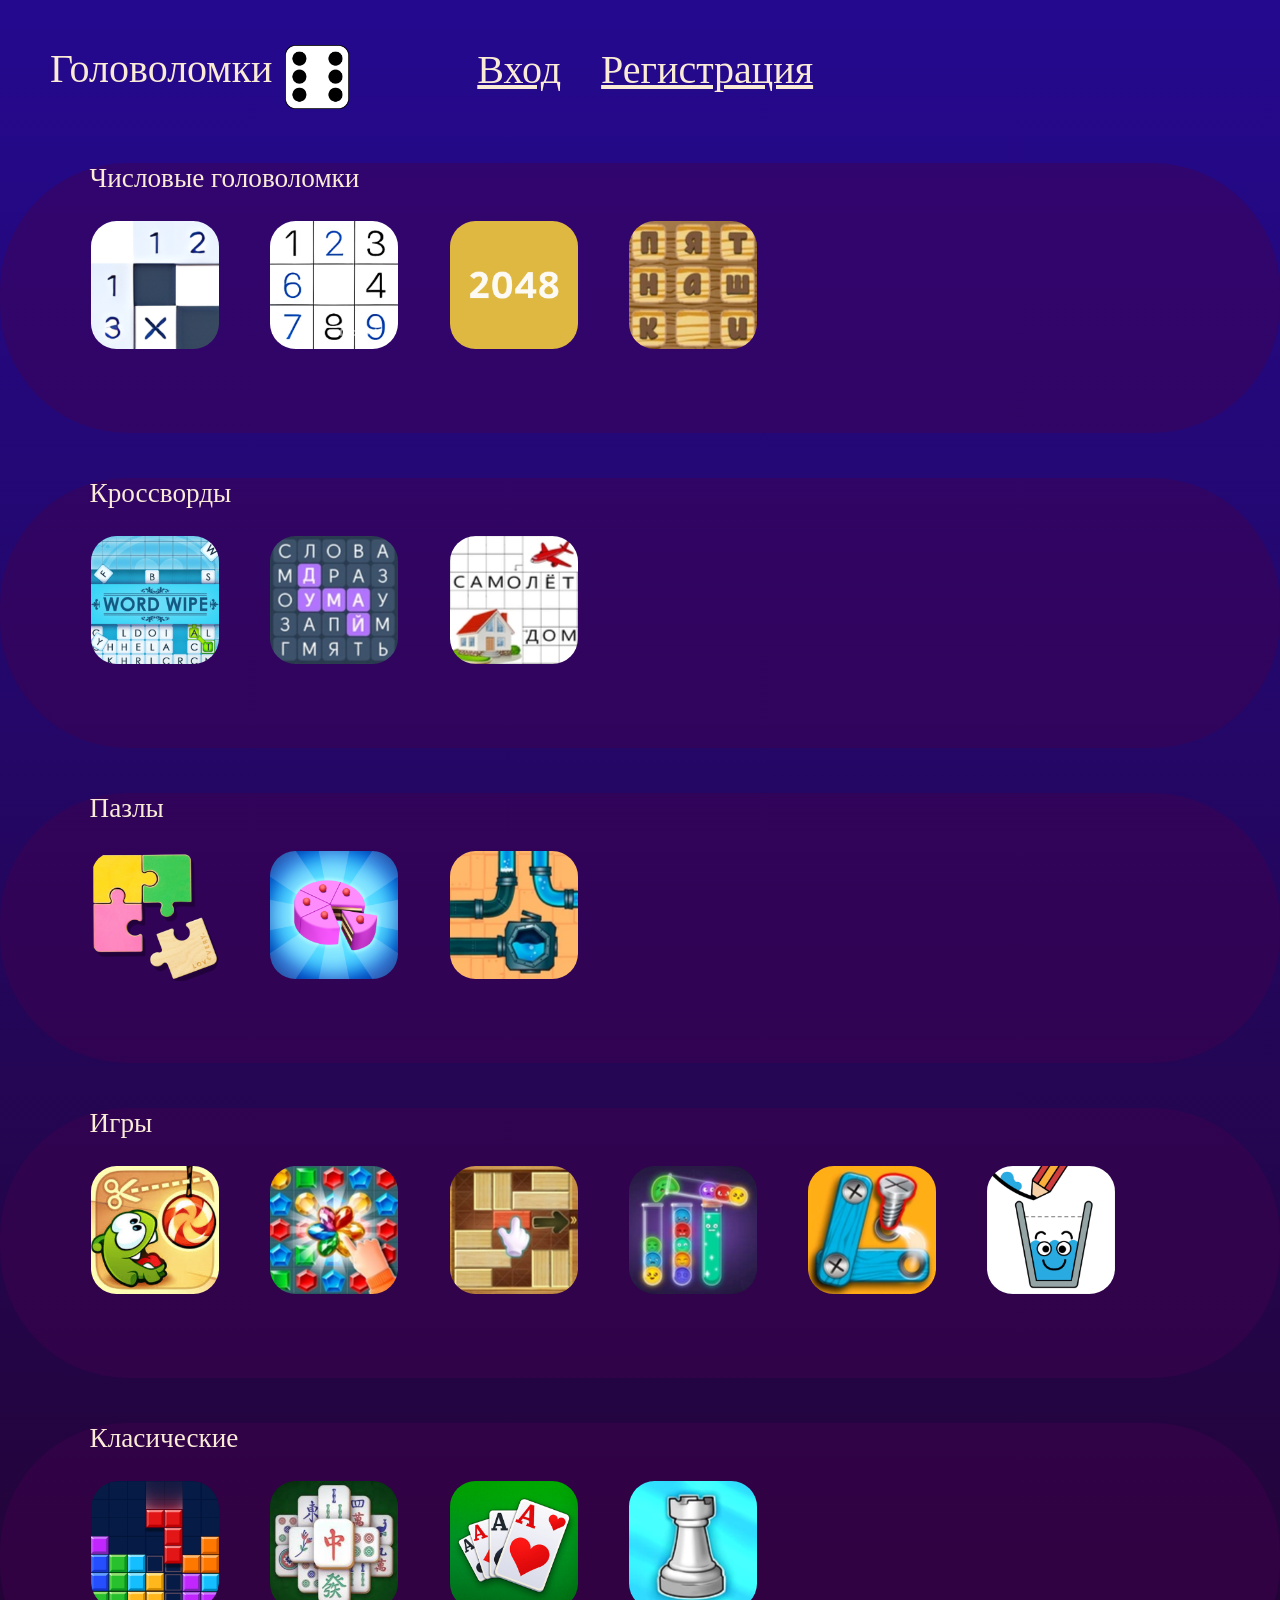
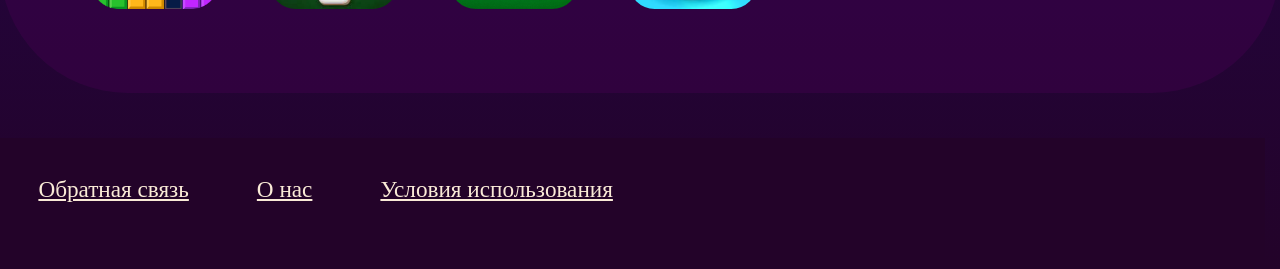
<file: index.html>
<!DOCTYPE html>
<html lang="ru">
    <head>
        <title>Головоломки</title>
        <link rel="stylesheet" href="first.css">
        <meta charset="utf-8">
        <link href='https://unpkg.com/boxicons@2.1.4/css/boxicons.min.css' rel='stylesheet'>
        <meta name="viewport" content="width=device-width, initial-scale=1.0">
    </head>

<body>
    <ul class="top-box">
        <li class="center-image">
            <p class="name">Головоломки</p>
            <img src="cubee.png" class="cube" alt="logo">
        </li>
        <li class="menue">
            <li class="enter">
                <a href="regestration.html" class="regestration">Вход</a>
                <a href="regestration_new_users.html" class="regestration">Регистрация</a>
            </li>
    </ul>


    <div class="numbers_puzzle">
        <p class="numbers_puzzle_text">Числовые головоломки</p>
        <ul class="games">
            <li class="img-wrap">
                <a href="#"><img class="games_r" src="Nonogram.png" alt="Nonogram"></a>
                <p class="game_text">Ноноргамма</p>
            </li>

            <li class="img-wrap">
                <a href="#"><img class="games_r" src="sudocu.png" alt="sudocu"></a>
                <p class="game_text">Судоку</p>
            </li>

            <li class="img-wrap">
                <a href="#"><img class="games_r" src="2048.png" alt="2048"></a>
                <p class="game_text">2048</p>
            </li>

            <li class="img-wrap">
                <a href="#"><img class="games_r" src="feefneen.png" alt="feefneen"></a>
                <p class="game_text">Пятнашки</p>
            </li>
        </ul>
    </div>

        <div class="numbers_puzzle">
            <p class="numbers_puzzle_text">Кроссворды</p>
            <ul class="games">
                <li class="img-wrap">
                    <a href="#"><img class="games_r" src="words.png" alt="words"></a>
                    <p class="game_text">Слова</p>
                </li>
    
                <li class="img-wrap">
                    <a href="#"><img class="games_r" src="fliwords.png" alt="fliwords"></a>
                    <p class="game_text">Фливорды</p>
                </li>
    
                <li class="img-wrap">
                    <a href="#"><img class="games_r" src="croswords.png" alt="croswords"></a>
                    <p class="game_text">Кроссворды</p>
                </li>
        </ul>
    </div>

    <div class="numbers_puzzle">
        <p class="numbers_puzzle_text">Пазлы</p>
        <ul class="games">
            <li class="img-wrap">
                <a href="#"><img class="games_r" src="puzzle.png" alt="puzzle"></a>
                <p class="game_text">Пазлы</p>
            </li>

            <li class="img-wrap">
                <a href="#"><img class="games_r" src="cake.png" alt="cake"></a>
                <p class="game_text">3D пазал</p>
            </li>

            <li class="img-wrap">
                <a href="#"><img class="games_r" src="turbo.png" alt="turbo"></a>
                <p class="game_text">Турбопровод</p>
            </li>
        </ul>
    </div>

    <div class="numbers_puzzle">
        <p class="numbers_puzzle_text">Игры</p>
        <ul class="games">
            <li class="img-wrap">
                <a href="cut.html"><img class="games_r" src="cut.png" alt="cut the rope"></a>
                <p class="game_text">Ам-ням</p>
            </li>

            <li class="img-wrap">
                <a href="#"><img class="games_r" src="magic.png" alt="magic"></a>
                <p class="game_text">Сокровища</p>
            </li>

            <li class="img-wrap">
                <a href="#"><img class="games_r" src="unloc.png" alt="unloc"></a>
                <p class="game_text">Блоки</p>
            </li>

            <li class="img-wrap">
                <a href="#"><img class="games_r" src="resicle.png" alt="resicle"></a>
                <p class="game_text">Сортировка</p>
            </li>

            <li class="img-wrap">
                <a href="#"><img class="games_r" src="woods.png" alt="woods"></a>
                <p class="game_text">Деревяшки</p>
            </li>

            <li class="img-wrap">
                <a href="#"><img class="games_r" src="glass.png" alt="glass"></a>
                <p class="game_text">Happy Glass</p>
            </li>
        </ul>
    </div>

    <div class="numbers_puzzle">
        <p class="numbers_puzzle_text">Класические</p>
        <ul class="games">
            <li class="img-wrap">
                <a href="#"><img class="games_r" src="block.png" alt="block"></a>
                <p class="game_text">Тетрис</p>
            </li>

            <li class="img-wrap">
                <a href="#"><img class="games_r" src="manjogi.png" alt="manjogi"></a>
                <p class="game_text">Маджонг</p>
            </li>

            <li class="img-wrap">
                <a href="#"><img class="games_r" src="solitaire.png" alt="solitaire"></a>
                <p class="game_text">Пасьянс</p>
            </li>

            <li class="img-wrap">
                <a href="#"><img class="games_r" src="chess.png" alt="chess"></a>
                <p class="game_text">Шахматы</p>
            </li>
        </ul>
    </div>

    <div class="contacs">
        <a class="txt" href="#">Обратная связь</a>
        <a class="txt" href="#">О нас</a>
        <a class="txt" href="#">Условия использования</a>
    </div>

</body>
</file>
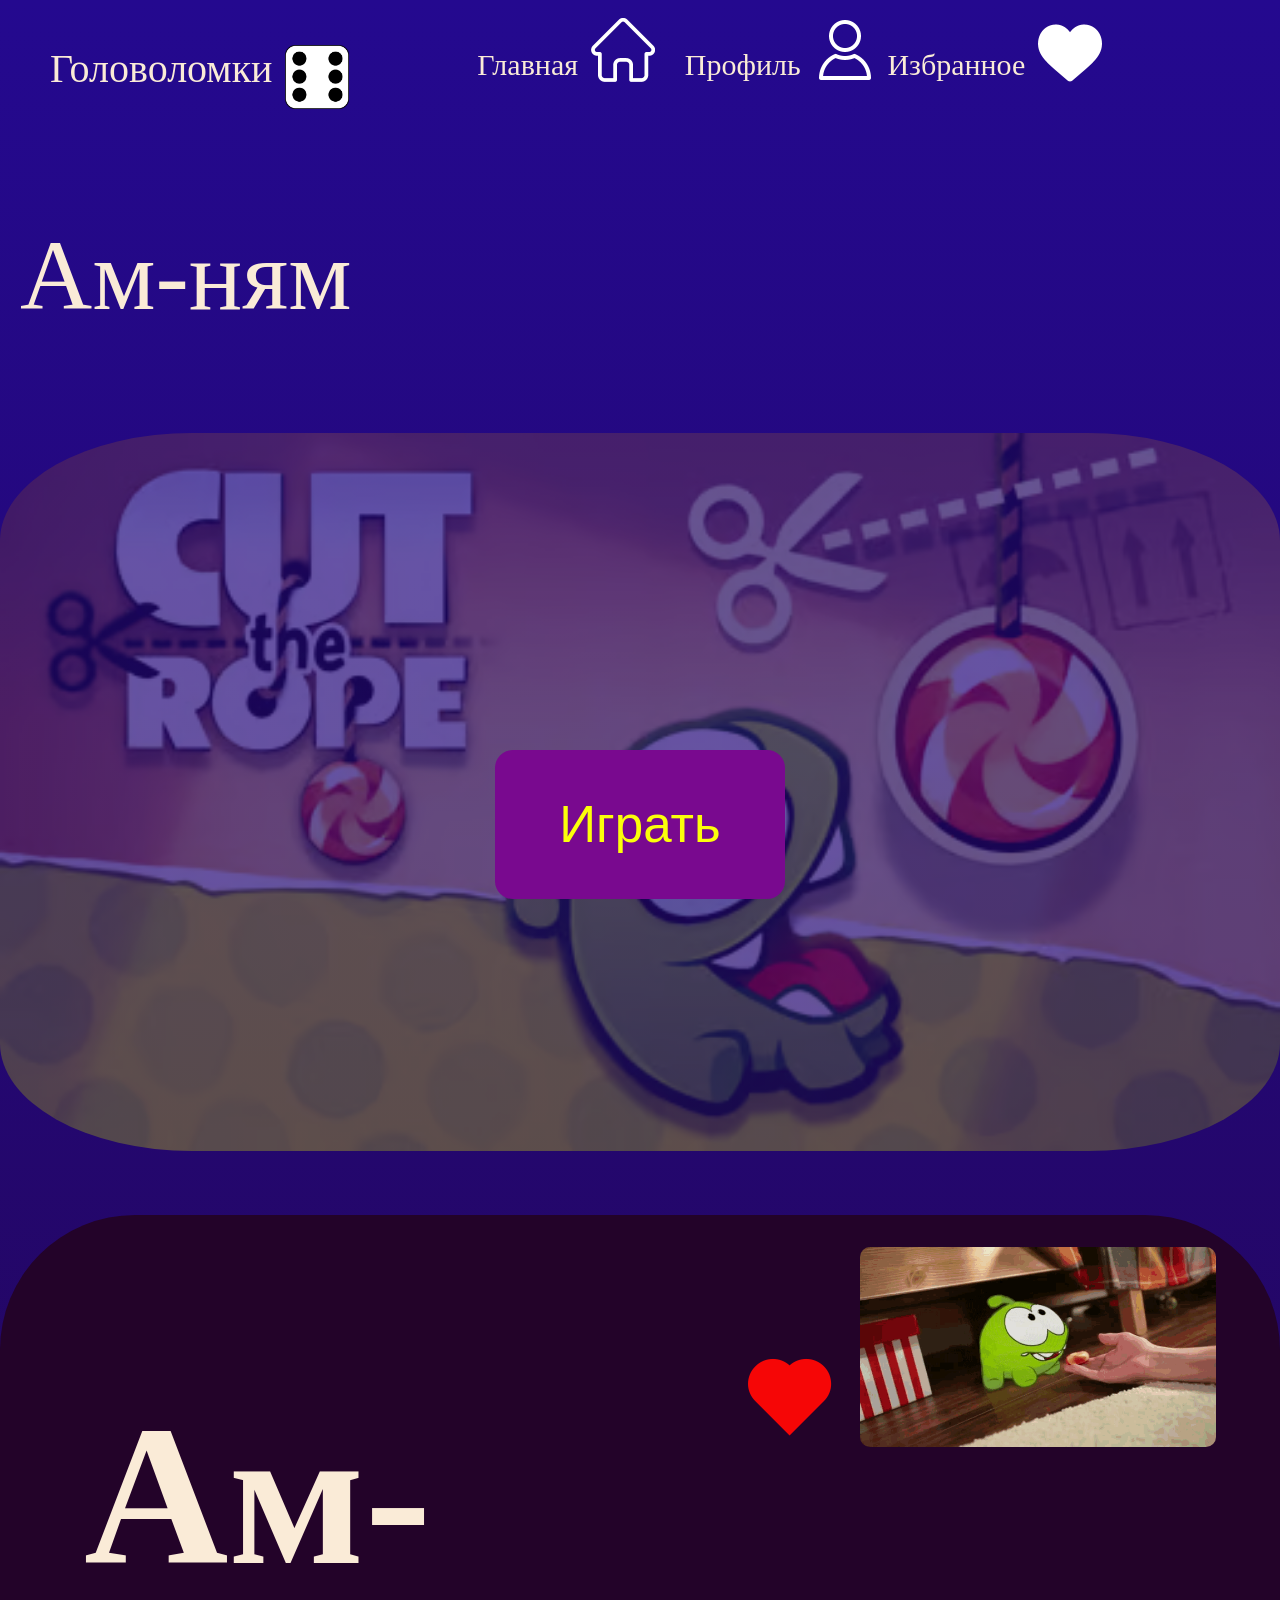
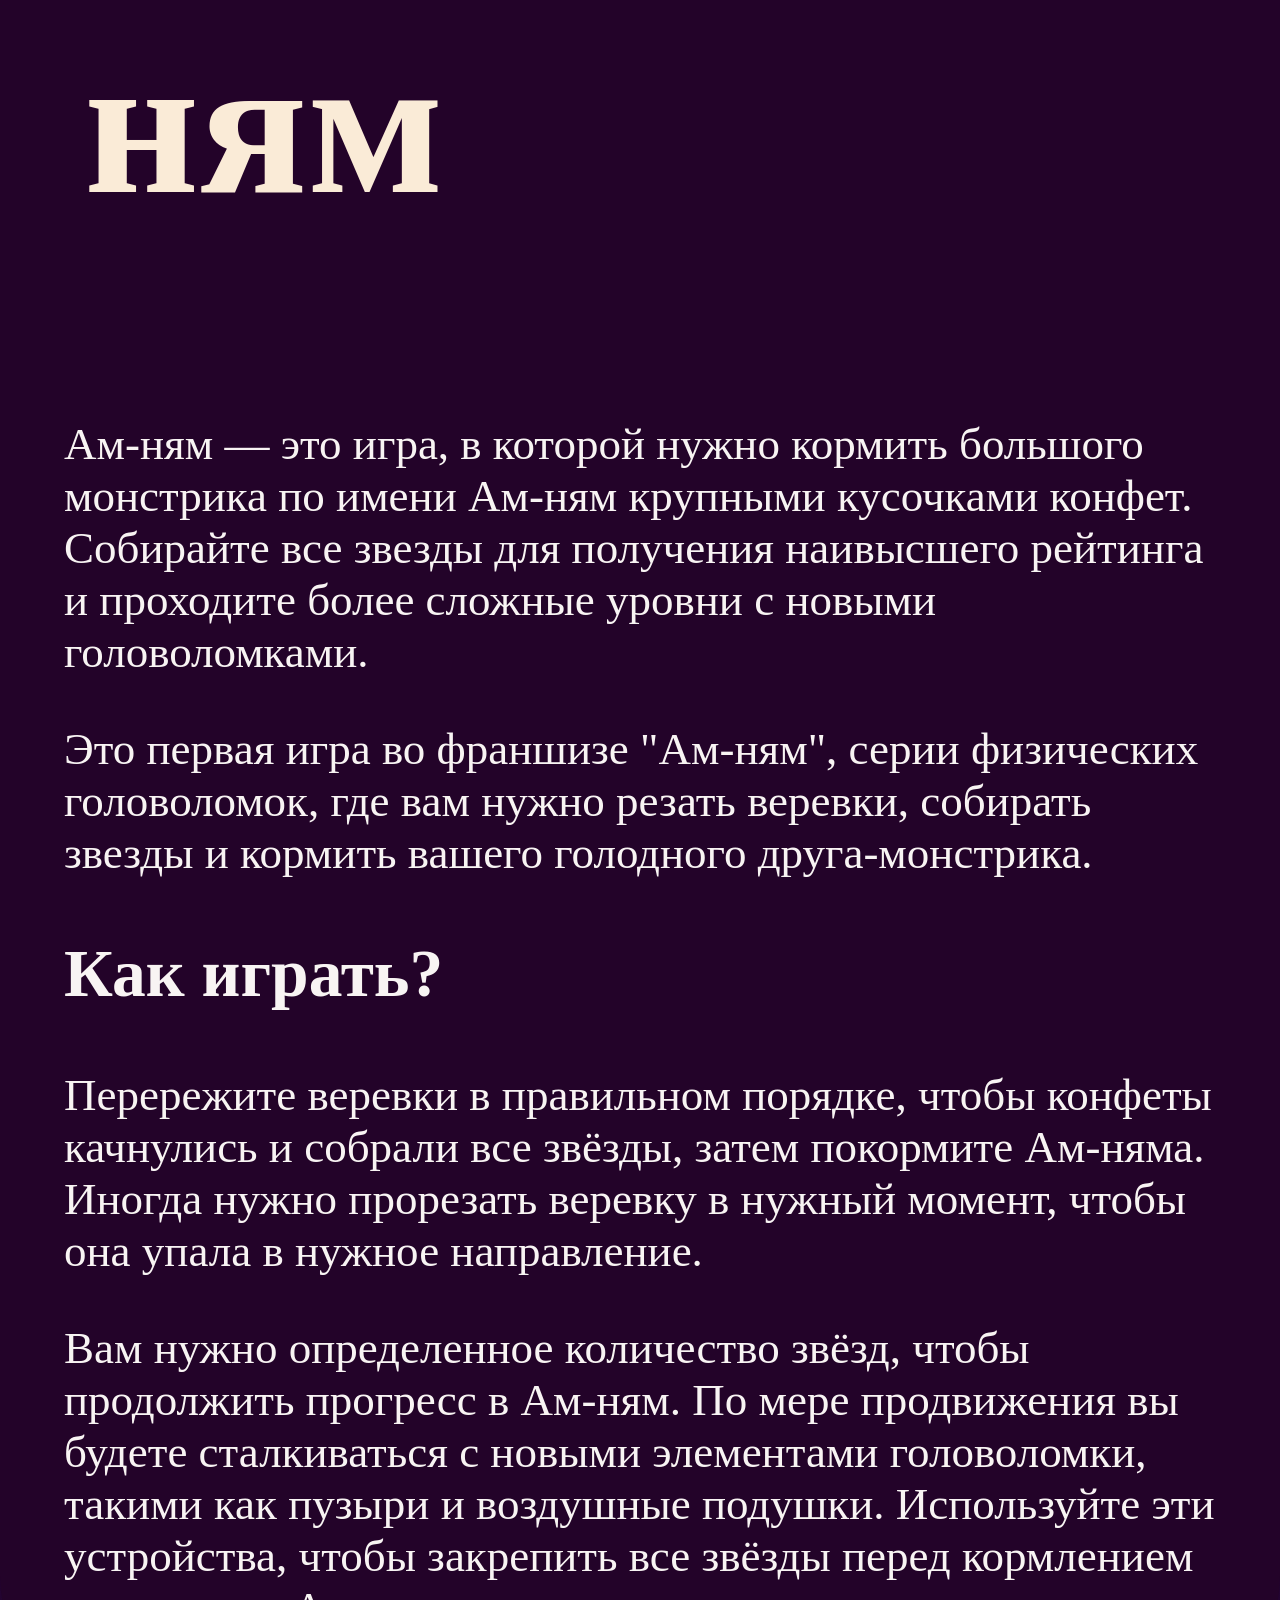
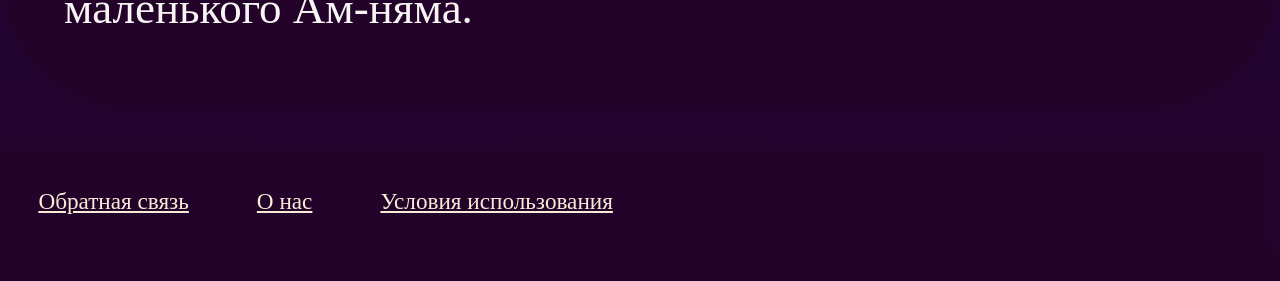
<file: cut.html>
<!DOCTYPE html>
<html lang="ru">
    <head>
        <title>Ам-ням</title>
        <link rel="stylesheet" href="first.css">
        <meta charset="utf-8">
        <link href='https://unpkg.com/boxicons@2.1.4/css/boxicons.min.css' rel='stylesheet'>
    </head>

    <body>
        <ul class="top-box">
            <li class="center-image">
                <p class="name">Головоломки</p>
                <img src="cubee.png" class="cube" alt="logo">
            </li>
            <li class="menue">
                <li class="valuse">
                    <p class="menue_text">Главная</p>
                    <a href="Home_page.html"> <img src="home_line.png" class="home" alt="home page"></a>
                </li>
                <li class="valuse">
                    <p class="menue_text">Профиль</p>
                    <a href="profile.html"> <img src="user_line.png" class="user" alt="profile page"></a>
                </li>
                <li class="valuse">
                    <p class="menue_text">Избранное</p>
                    <a href="favorit.html"> <img src="heart_full.png" class="heart" alt="favorit page"></a>
                </li>
        </ul>

        <p class="om-nom">Ам-ням</p>

        <div class="start_game">
            <img class="cut" src="cut-the-rope-cover.png" alt="game">
            <button class="btn_cut">Играть</button>
        </div>

        <div class="text">
            <div class="om-nom">
                <h1>Ам-ням</h1>
                <i class='bx bxs-heart'></i>
                <img class="video" src="video.gif" alt="video">
            </div>
            <p>
                Ам-ням — это игра, в которой нужно кормить большого монстрика по имени Ам-ням крупными кусочками конфет. 
                Собирайте все звезды для получения наивысшего рейтинга и проходите более сложные уровни с новыми головоломками.
            </p>
            <p>
                Это первая игра во франшизе "Ам-ням", серии физических головоломок, где вам нужно резать веревки, собирать 
                звезды и кормить вашего голодного друга-монстрика.
            </p>
            <h2>Как играть?</h2>
            <p>
                Перережите веревки в правильном порядке, чтобы конфеты качнулись и собрали все звёзды, затем покормите Ам-няма. 
                Иногда нужно прорезать веревку в нужный момент, чтобы она упала в нужное направление.
            </p>
            <p>
                Вам нужно определенное количество звёзд, чтобы продолжить прогресс в Ам-ням. По мере продвижения вы будете сталкиваться 
                с новыми элементами головоломки, такими как пузыри и воздушные подушки. Используйте эти устройства, чтобы закрепить все 
                звёзды перед кормлением маленького Ам-няма.
            </p>
        </div>



        <div class="contacs">
            <a class="txt" href="#">Обратная связь</a>
            <a class="txt" href="#">О нас</a>
            <a class="txt" href="#">Условия использования</a>
        </div>
    </body>
</file>
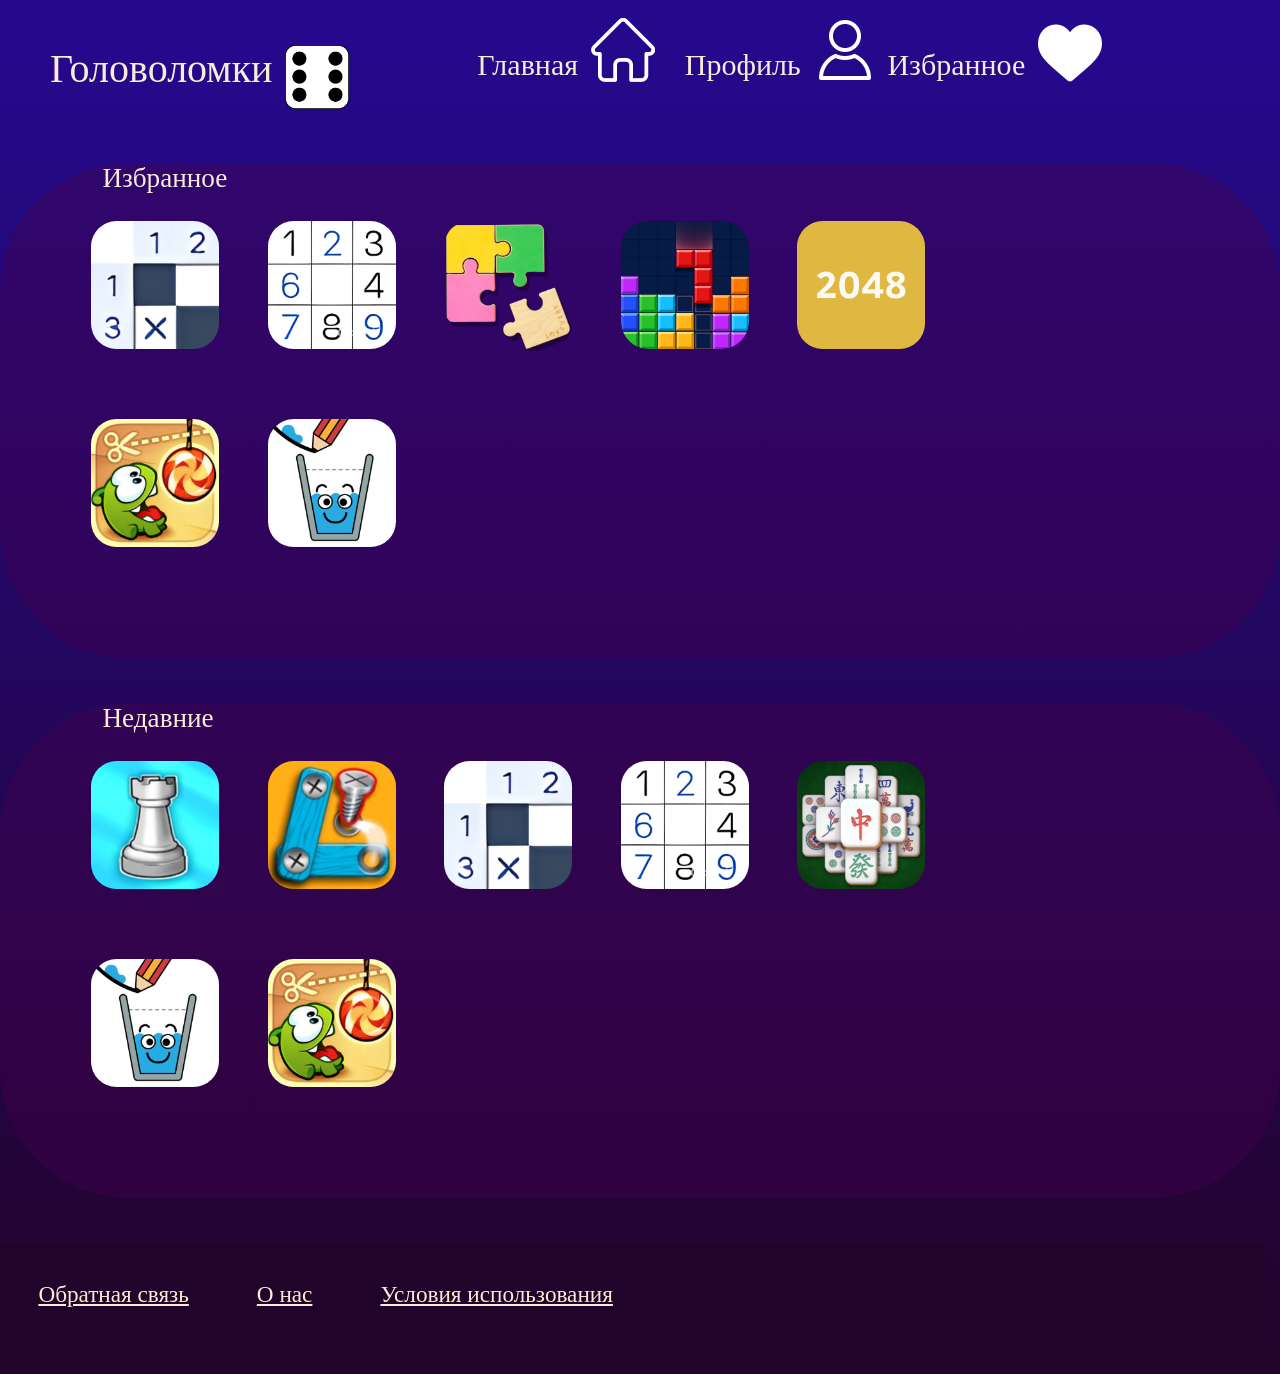
<file: favorit.html>
<!DOCTYPE html>
<html lang="ru">
    <head>
        <title>Избранное</title>
        <link rel="stylesheet" href="first.css">
        <meta charset="utf-8">
        <link href='https://unpkg.com/boxicons@2.1.4/css/boxicons.min.css' rel='stylesheet'>
    </head>

<body>
    <ul class="top-box">
        <li class="center-image">
            <p class="name">Головоломки</p>
            <img src="cubee.png" class="cube" alt="logo">
        </li>
        <li class="menue">
            <li class="valuse">
                <p class="menue_text">Главная</p>
                <a href="Home_page.html"> <img src="home_line.png" class="home" alt="home page"></a>
            </li>
            <li class="valuse">
                <p class="menue_text">Профиль</p>
                <a href="profile.html"> <img src="user_line.png" class="user" alt="profile page"></a>
            </li>
            <li class="valuse">
                <p class="menue_text">Избранное</p>
                <a href="favorit.html"> <img src="heart_full.png" class="heart" alt="favorit page"></a>
            </li>
    </ul>

    <div class="favorit_games">
        <p class="favorit_games_text">Избранное</p>
        <ul class="games_favorit">
            <li class="img-wrap">
                <a href="#"><img class="games_r" src="Nonogram.png" alt="Nonogram"></a>
                <p class="game_text_fav">Ноноргамма</p>
            </li>
            <li class="img-wrap">
                <a href="#"><img class="games_r" src="sudocu.png" alt="sudocu"></a>
                <p class="game_text_fav">Судоку</p>
            </li>
            <li class="img-wrap">
                <a href="#"><img class="games_r" src="puzzle.png" alt="puzzle"></a>
                <p class="game_text_fav">Пазлы</p>
            </li>
            <li class="img-wrap">
                <a href="#"><img class="games_r" src="block.png" alt="block"></a>
                <p class="game_text_fav">Тетрис</p>
            </li>
            <li class="img-wrap">
                <a href="#"><img class="games_r" src="2048.png" alt="2048"></a>
                <p class="game_text_fav">2048</p>
            </li>
            <li class="img-wrap">
                <a href="cut.html"><img class="games_r" src="cut.png" alt="cut"></a>
                <p class="game_text_fav">Ам-ням</p>
            </li>
            <li class="img-wrap">
                <a href="#"><img class="games_r" src="glass.png" alt="glass"></a>
                <p class="game_text_fav">Happy Glass</p>
            </li>
        </ul>
    </div>

    <div class="favorit_games">
        <p class="favorit_games_text">Недавние</p>
        <ul class="games_favorit">
            <li class="img-wrap">
                <a href="#"><img class="games_r" src="chess.png" alt="chess"></a>
                <p class="game_text_fav">Шахматы</p>
            </li>
            <li class="img-wrap">
                <a href="#"><img class="games_r" src="woods.png" alt="woods"></a>
                <p class="game_text_fav">Деревяшки</p>
            </li>
            <li class="img-wrap">
                <a href="#"><img class="games_r" src="Nonogram.png" alt="Nonogram"></a>
                <p class="game_text_fav">Ноноргамма</p>
            </li>
            <li class="img-wrap">
                <a href="#"><img class="games_r" src="sudocu.png" alt="sudocu"></a>
                <p class="game_text_fav">Судоку</p>
            </li>
            <li class="img-wrap">
                <a href="#"><img class="games_r" src="manjogi.png" alt="manjogi"></a>
                <p class="game_text_fav">Маджонг</p>
            </li>
            <li class="img-wrap">
                <a href="#"><img class="games_r" src="glass.png" alt="glass"></a>
                <p class="game_text_fav">Happy Glass</p>
            </li>
            <li class="img-wrap">
                <a href="cut.html"><img class="games_r" src="cut.png" alt="cut"></a>
                <p class="game_text_fav">Ам-ням</p>
            </li>
        </ul>
    </div>

    <div class="contacs">
        <a class="txt" href="#">Обратная связь</a>
        <a class="txt" href="#">О нас</a>
        <a class="txt" href="#">Условия использования</a>
    </div>
</body>
</file>
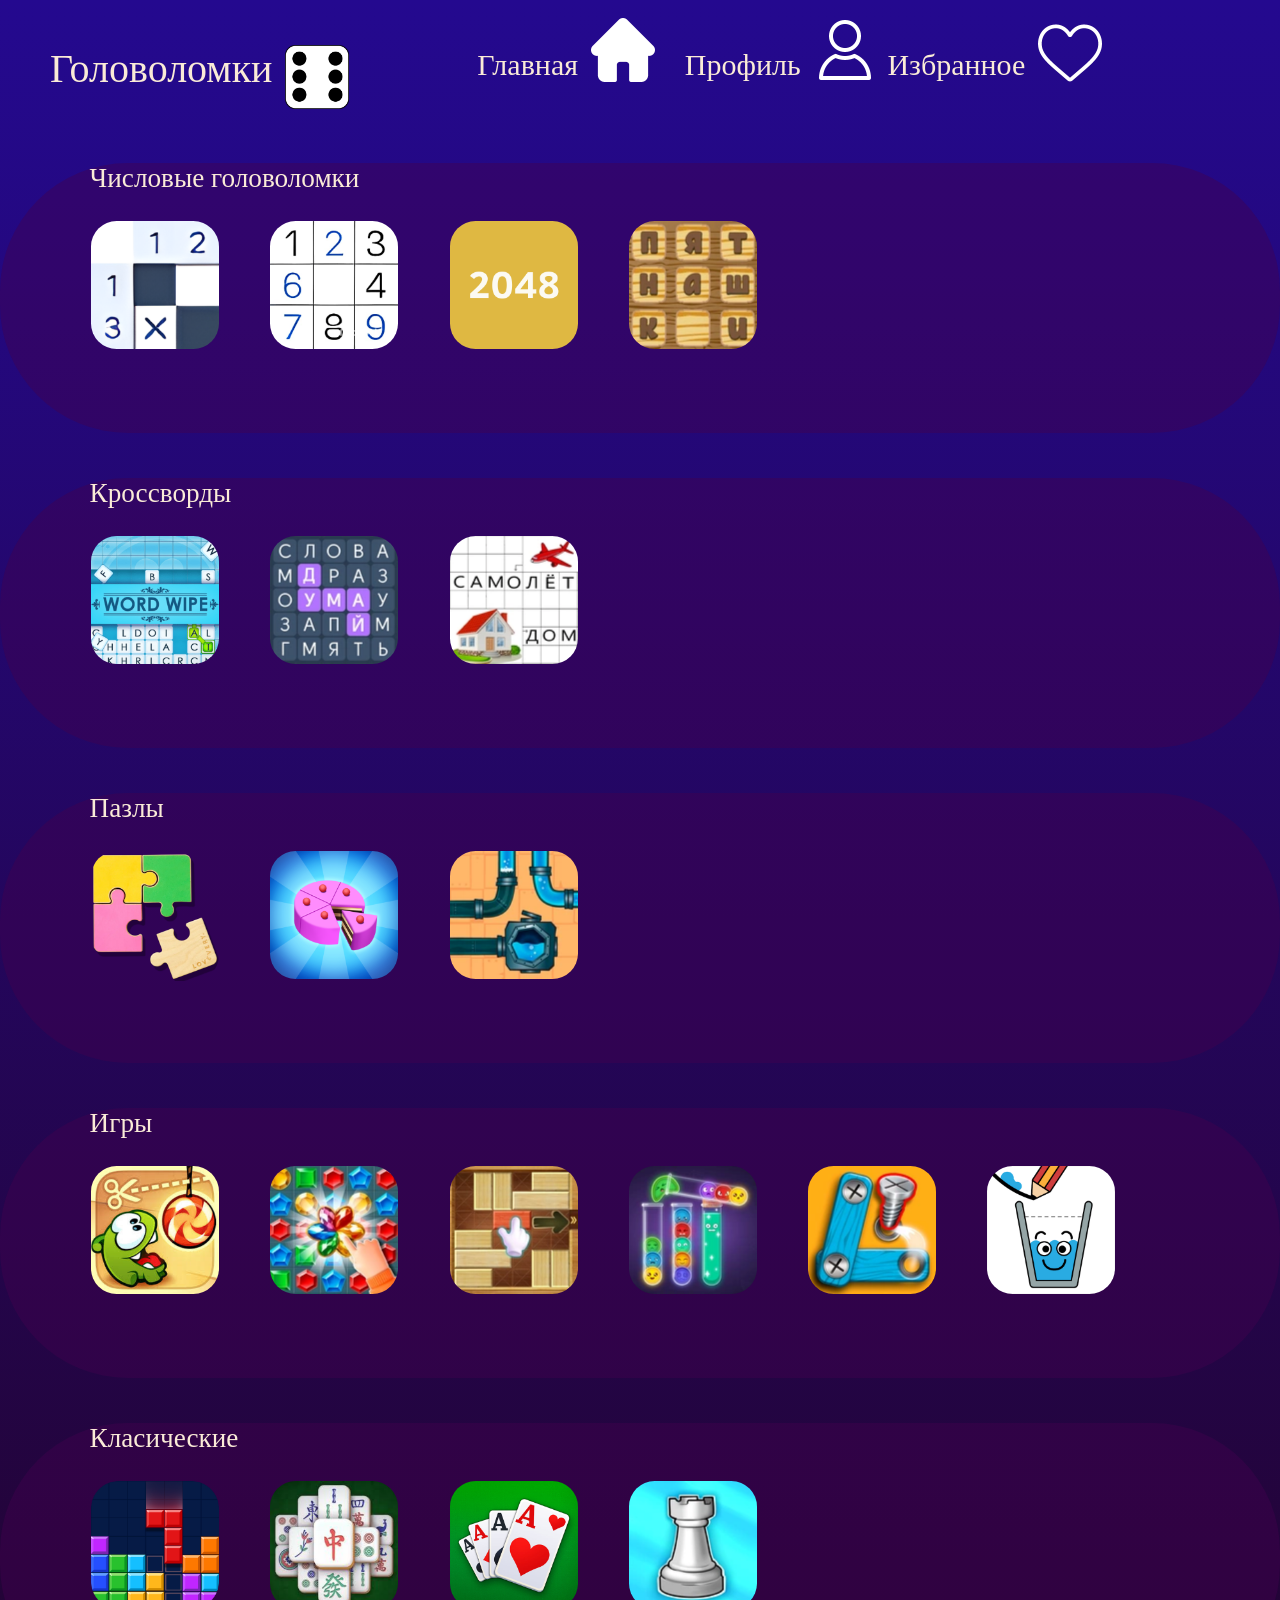
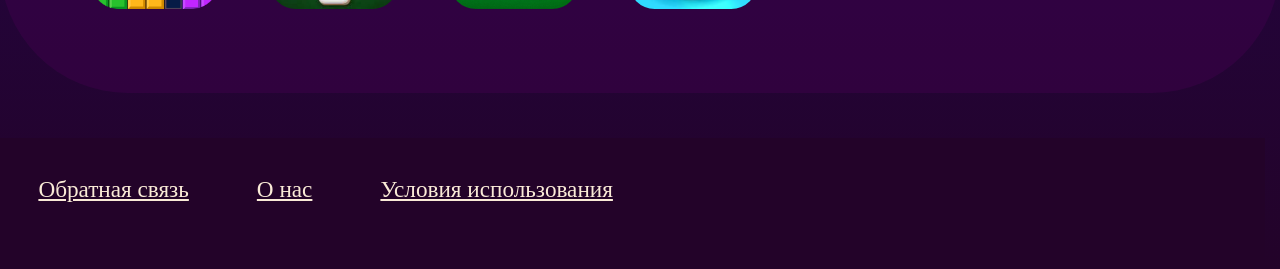
<file: Home_page.html>
<!DOCTYPE html>
<html lang="ru">
    <head>
        <title>Головоломки</title>
        <link rel="stylesheet" href="first.css">
        <meta charset="utf-8">
        <link href='https://unpkg.com/boxicons@2.1.4/css/boxicons.min.css' rel='stylesheet'>
        <meta name="viewport" content="width=device-width, initial-scale=1.0">
    </head>

<body>
    <ul class="top-box">
        <li class="center-image">
            <p class="name">Головоломки</p>
            <img src="cubee.png" class="cube" alt="logo">
        </li>
        <li class="menue">
            <li class="valuse">
                <p class="menue_text">Главная</p>
                <a href="Home_page.html"> <img src="home_white.png" class="home" alt="home page"></a>
            </li>
            <li class="valuse">
                <p class="menue_text">Профиль</p>
                <a href="profile.html"> <img src="user_line.png" class="user" alt="profile page"></a>
            </li>
            <li class="valuse">
                <p class="menue_text">Избранное</p>
                <a href="favorit.html"> <img src="heart_line.png" class="heart" alt="favorit page"></a>
            </li>
    </ul>


    <div class="numbers_puzzle">
        <p class="numbers_puzzle_text">Числовые головоломки</p>
        <ul class="games">
            <li class="img-wrap">
                <a href="#"><img class="games_r" src="Nonogram.png" alt="Nonogram"></a>
                <p class="game_text">Ноноргамма</p>
            </li>

            <li class="img-wrap">
                <a href="#"><img class="games_r" src="sudocu.png" alt="sudocu"></a>
                <p class="game_text">Судоку</p>
            </li>

            <li class="img-wrap">
                <a href="#"><img class="games_r" src="2048.png" alt="2048"></a>
                <p class="game_text">2048</p>
            </li>

            <li class="img-wrap">
                <a href="#"><img class="games_r" src="feefneen.png" alt="feefneen"></a>
                <p class="game_text">Пятнашки</p>
            </li>
        </ul>
    </div>

        <div class="numbers_puzzle">
            <p class="numbers_puzzle_text">Кроссворды</p>
            <ul class="games">
                <li class="img-wrap">
                    <a href="#"><img class="games_r" src="words.png" alt="words"></a>
                    <p class="game_text">Слова</p>
                </li>
    
                <li class="img-wrap">
                    <a href="#"><img class="games_r" src="fliwords.png" alt="fliwords"></a>
                    <p class="game_text">Фливорды</p>
                </li>
    
                <li class="img-wrap">
                    <a href="#"><img class="games_r" src="croswords.png" alt="croswords"></a>
                    <p class="game_text">Кроссворды</p>
                </li>
        </ul>
    </div>

    <div class="numbers_puzzle">
        <p class="numbers_puzzle_text">Пазлы</p>
        <ul class="games">
            <li class="img-wrap">
                <a href="#"><img class="games_r" src="puzzle.png" alt="puzzle"></a>
                <p class="game_text">Пазлы</p>
            </li>

            <li class="img-wrap">
                <a href="#"><img class="games_r" src="cake.png" alt="cake"></a>
                <p class="game_text">3D пазал</p>
            </li>

            <li class="img-wrap">
                <a href="#"><img class="games_r" src="turbo.png" alt="turbo"></a>
                <p class="game_text">Турбопровод</p>
            </li>
        </ul>
    </div>

    <div class="numbers_puzzle">
        <p class="numbers_puzzle_text">Игры</p>
        <ul class="games">
            <li class="img-wrap">
                <a href="cut.html"><img class="games_r" src="cut.png" alt="cut the rope"></a>
                <p class="game_text">Ам-ням</p>
            </li>

            <li class="img-wrap">
                <a href="#"><img class="games_r" src="magic.png" alt="magic"></a>
                <p class="game_text">Сокровища</p>
            </li>

            <li class="img-wrap">
                <a href="#"><img class="games_r" src="unloc.png" alt="unloc"></a>
                <p class="game_text">Блоки</p>
            </li>

            <li class="img-wrap">
                <a href="#"><img class="games_r" src="resicle.png" alt="resicle"></a>
                <p class="game_text">Сортировка</p>
            </li>

            <li class="img-wrap">
                <a href="#"><img class="games_r" src="woods.png" alt="woods"></a>
                <p class="game_text">Деревяшки</p>
            </li>

            <li class="img-wrap">
                <a href="#"><img class="games_r" src="glass.png" alt="glass"></a>
                <p class="game_text">Happy Glass</p>
            </li>
        </ul>
    </div>

    <div class="numbers_puzzle">
        <p class="numbers_puzzle_text">Класические</p>
        <ul class="games">
            <li class="img-wrap">
                <a href="#"><img class="games_r" src="block.png" alt="block"></a>
                <p class="game_text">Тетрис</p>
            </li>

            <li class="img-wrap">
                <a href="#"><img class="games_r" src="manjogi.png" alt="manjogi"></a>
                <p class="game_text">Маджонг</p>
            </li>

            <li class="img-wrap">
                <a href="#"><img class="games_r" src="solitaire.png" alt="solitaire"></a>
                <p class="game_text">Пасьянс</p>
            </li>

            <li class="img-wrap">
                <a href="#"><img class="games_r" src="chess.png" alt="chess"></a>
                <p class="game_text">Шахматы</p>
            </li>
        </ul>
    </div>

    <div class="contacs">
        <a class="txt" href="#">Обратная связь</a>
        <a class="txt" href="#">О нас</a>
        <a class="txt" href="#">Условия использования</a>
    </div>

</body>
</file>
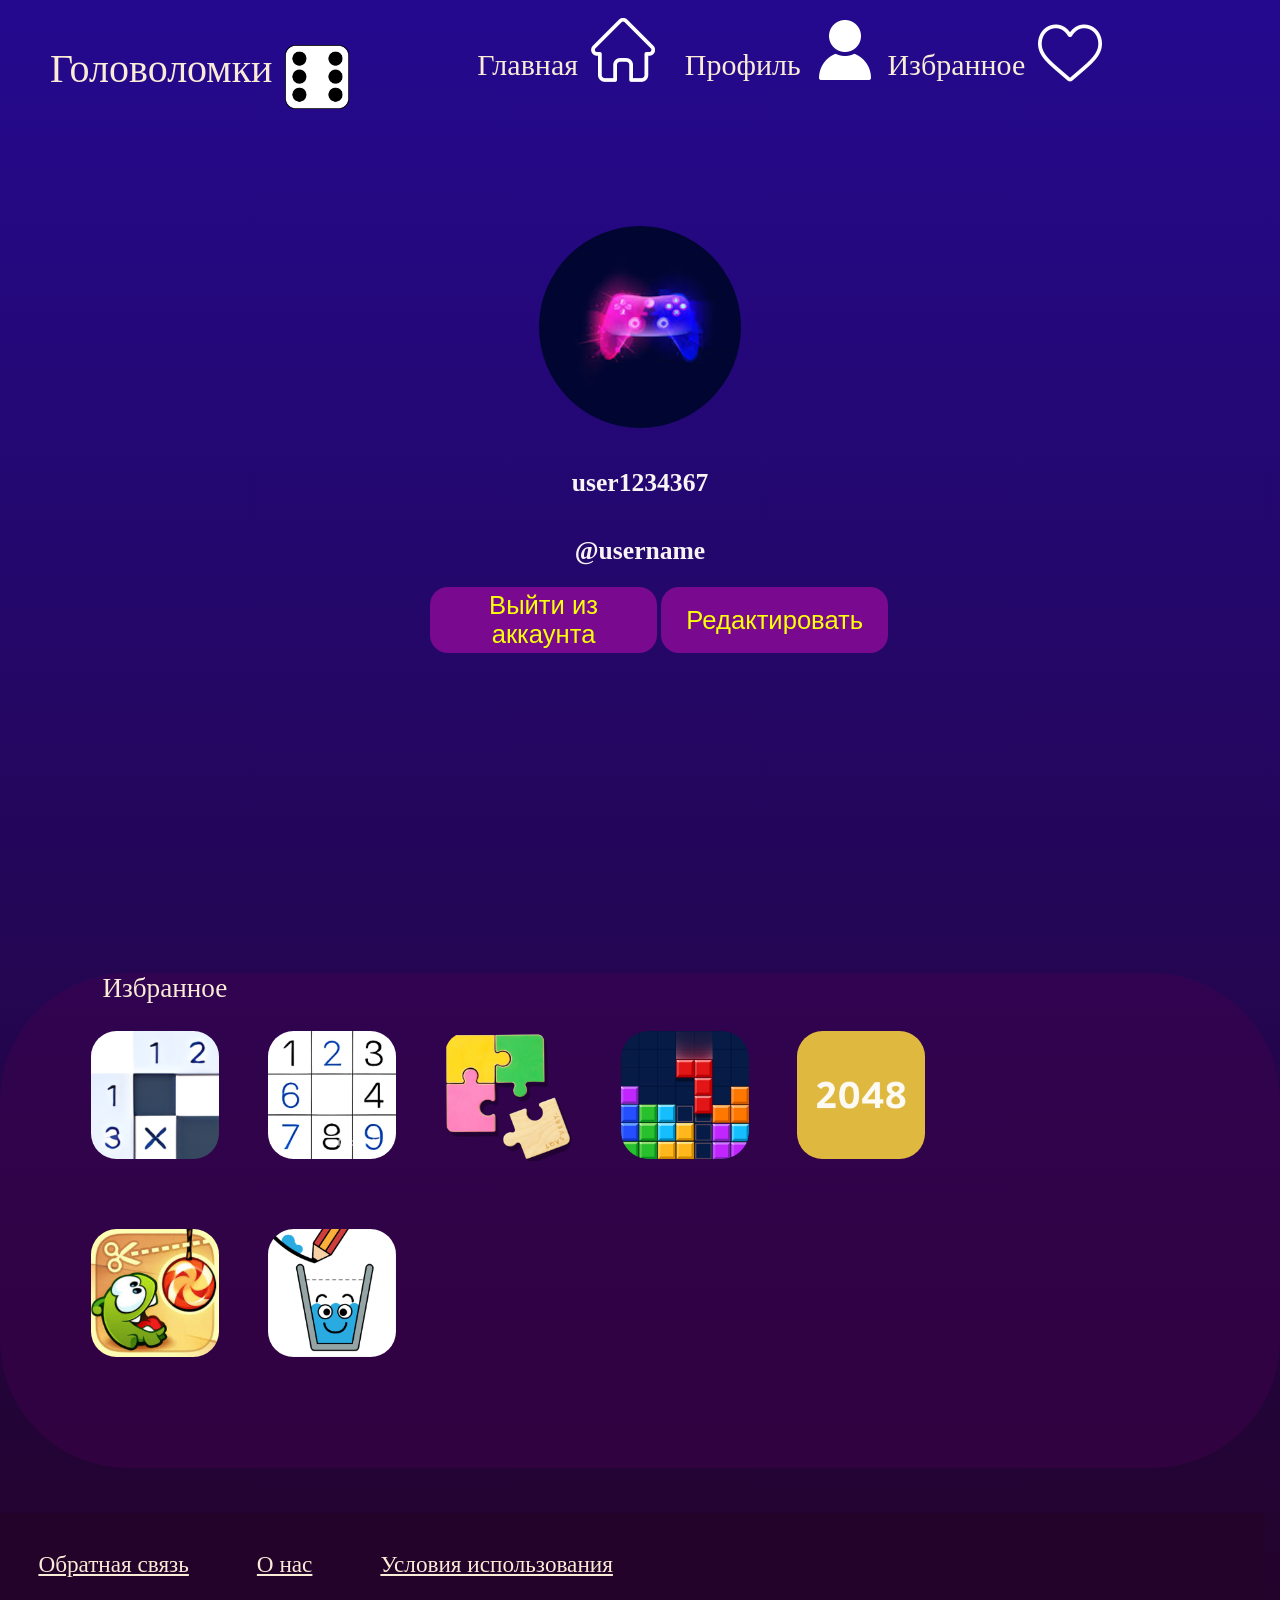
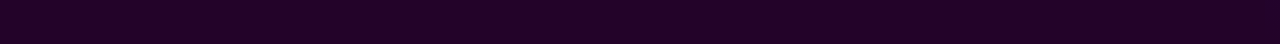
<file: profile.html>
<!DOCTYPE html>
<html lang="ru">
    <head>
        <title>Профиль</title>
        <link rel="stylesheet" href="first.css">
        <meta charset="utf-8">
        <link href='https://unpkg.com/boxicons@2.1.4/css/boxicons.min.css' rel='stylesheet'>
    </head>

    <body>
        <ul class="top-box">
            <li class="center-image">
                <p class="name">Головоломки</p>
                <img src="cubee.png" class="cube" alt="logo">
            </li>
            <li class="menue">
                <li class="valuse">
                    <p class="menue_text">Главная</p>
                    <a href="Home_page.html"> <img src="home_line.png" class="home" alt="home page"></a>
                </li>
                <li class="valuse">
                    <p class="menue_text">Профиль</p>
                    <a href="profile.html"> <img src="user_full.png" class="user" alt="profile page"></a>
                </li>
                <li class="valuse">
                    <p class="menue_text">Избранное</p>
                    <a href="favorit.html"> <img src="heart_line.png" class="heart" alt="favorit page"></a>
                </li>
        </ul>

        <div class="main_body">
            <div class="info">
                <div class="picture">
                    <img src="logo.png" class="logo" alt="logo">
                </div>
                <div class="info">
                    <h1 class="info_text">user1234367</h1>
                    <h2 class="info_text">@username</h2>
                </div>

                <div class="buttons">
                    <form action="index.html" target="_blank">
                        <button type="submit" class="bth">Выйти из аккаунта</button>
                    </form>
                    <form action="#" target="_blank">
                        <button type="reset" class="bth">Редактировать</button>
                    </form>
                </div>
            </div>
        </div>

        <div class="favorit_games_profile">
            <p class="favorit_games_text">Избранное</p>
            <ul class="games_favorit">
                <li class="img-wrap">
                    <a href="#"><img class="games_r" src="Nonogram.png" alt="Nonogram"></a>
                    <p class="game_text_fav">Ноноргамма</p>
                </li>
                <li class="img-wrap">
                    <a href="#"><img class="games_r" src="sudocu.png" alt="sudocu"></a>
                    <p class="game_text_fav">Судоку</p>
                </li>
                <li class="img-wrap">
                    <a href="#"><img class="games_r" src="puzzle.png" alt="puzzle"></a>
                    <p class="game_text_fav">Пазлы</p>
                </li>
                <li class="img-wrap">
                    <a href="#"><img class="games_r" src="block.png" alt="block"></a>
                    <p class="game_text_fav">Тетрис</p>
                </li>
                <li class="img-wrap">
                    <a href="#"><img class="games_r" src="2048.png" alt="2048"></a>
                    <p class="game_text_fav">2048</p>
                </li>
                <li class="img-wrap">
                    <a href="cut.html"><img class="games_r" src="cut.png" alt="cut"></a>
                    <p class="game_text_fav">Ам-ням</p>
                </li>
                <li class="img-wrap">
                    <a href="#"><img class="games_r" src="glass.png" alt="glass"></a>
                    <p class="game_text_fav">Happy Glass</p>
                </li>
            </ul>
        </div>

        <div class="contacs">
            <a class="txt" href="#">Обратная связь</a>
            <a class="txt" href="#">О нас</a>
            <a class="txt" href="#">Условия использования</a>
        </div>
    </body>
</file>
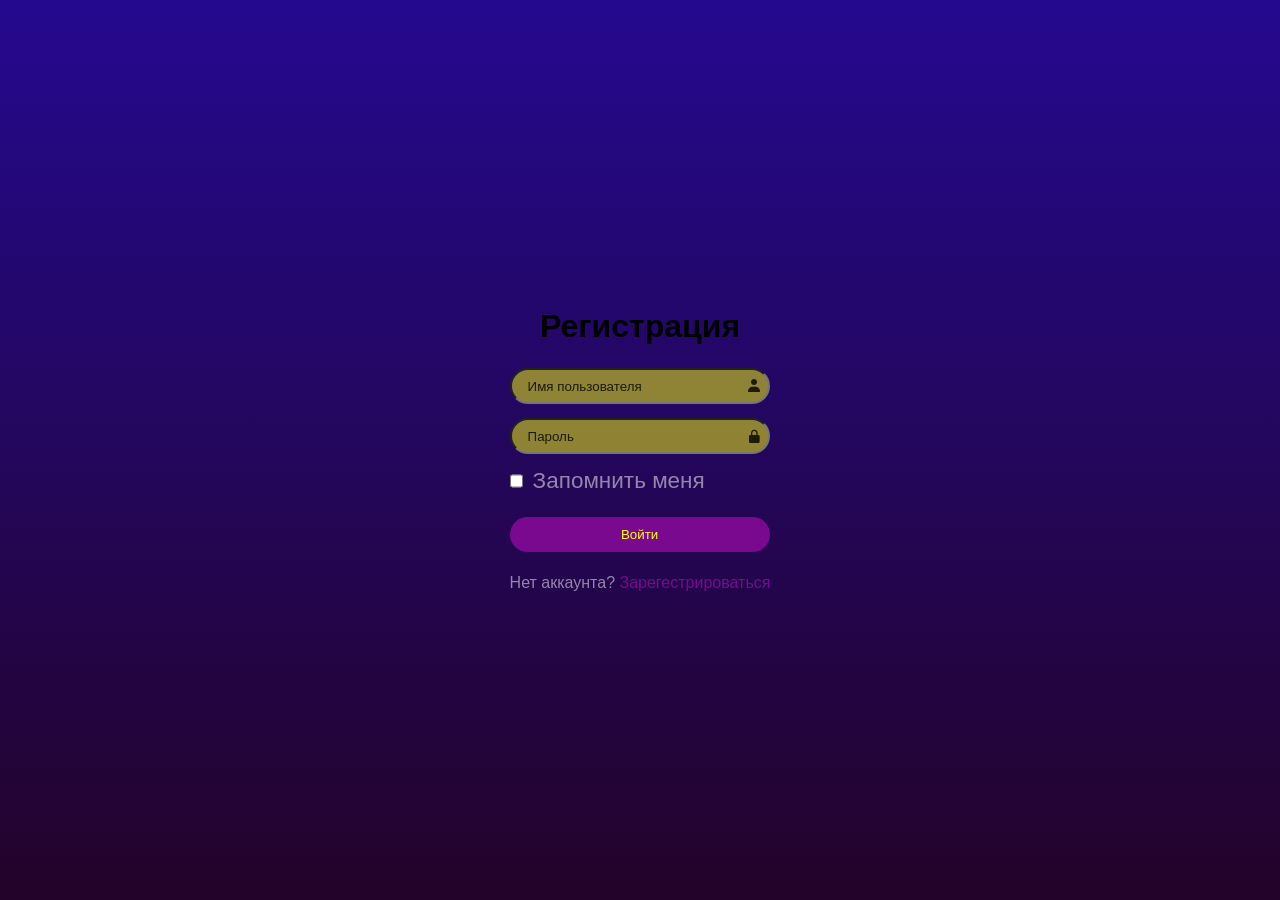
<file: regestration.html>
<!DOCTYPE html> 
<html lang="ru">
    <head>
        <title>Вход</title>
        <link rel="stylesheet" href="regestration.css">
        <meta charset="utf-8">
        <link href='https://unpkg.com/boxicons@2.1.4/css/boxicons.min.css' rel='stylesheet'>
    </head>

    <body>

        <div class = "wrapper">
            <form action="Home_page.html" target="_blank">
                <h1>Регистрация</h1>
                <div class="input-box">
                    <input type="text" placeholder="Имя пользователя" required>
                    <i class='bx bxs-user'></i>                </div>
                <div class="input-box">
                    <input type="password" placeholder="Пароль" required>
                    <i class='bx bxs-lock-alt'></i>
                </div>

                <div class="remember-forgot">
                    <label><input type="checkbox">Запомнить меня</label>
                </div>
                    <button type="submit" class="bth">Войти</button>
                <div class="register-link">
                    <p>Нет аккаунта?
                        <a href="regestration_new_users.html">Зарегестрироваться</a>
                    </p>
                </div>
            </form>
        </div>
    </body>
</html>
</file>
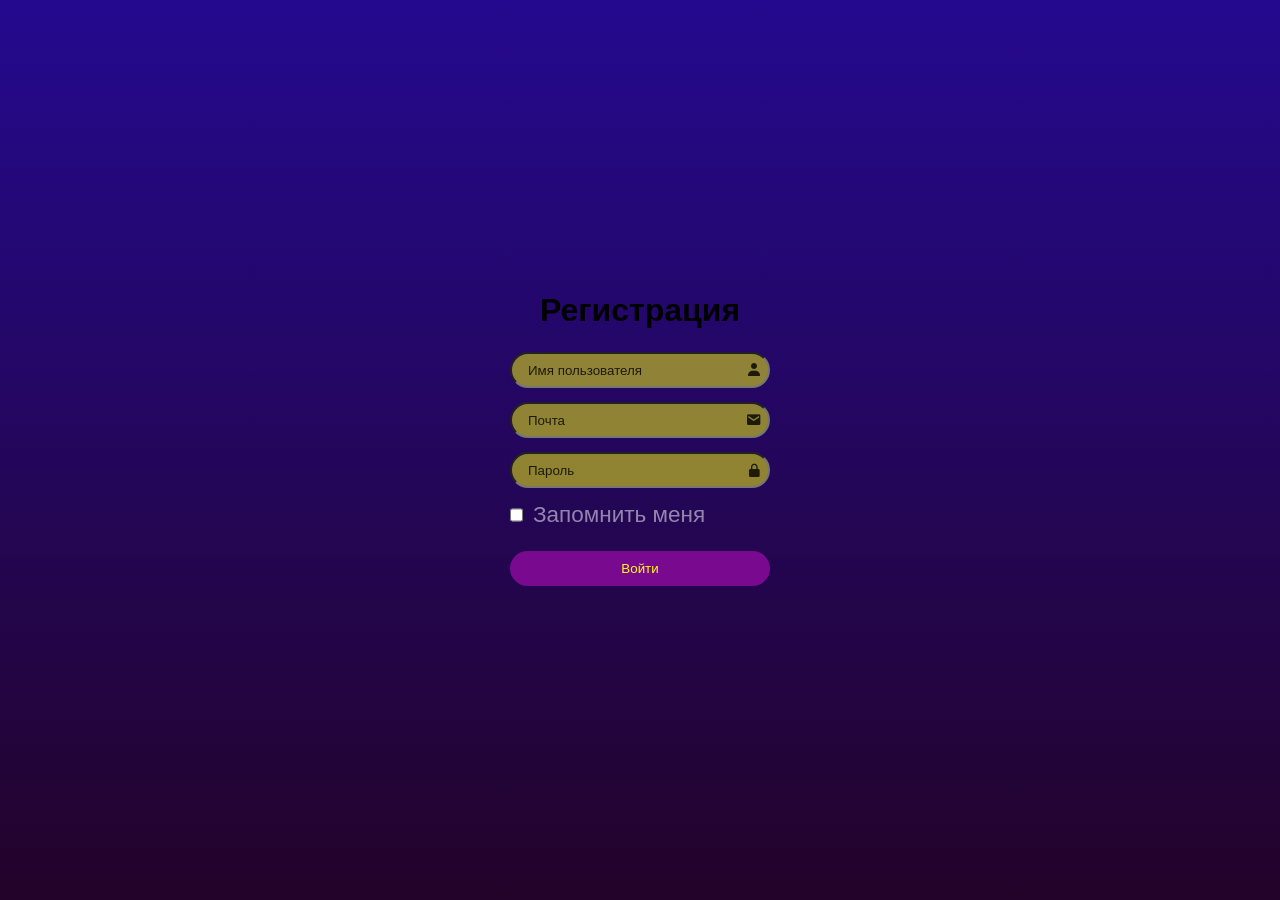
<file: regestration_new_users.html>
<!DOCTYPE html>
<html lang="ru">
    <head>
        <title>Регистрация</title>
        <link rel="stylesheet" href="regestration.css">
        <meta charset="utf-8">
        <link href='https://unpkg.com/boxicons@2.1.4/css/boxicons.min.css' rel='stylesheet'>
    </head>

    <body>

        <div class = "wrapper">
            <form action="Home_page.html" target="_blank">
                <h1>Регистрация</h1>
                <div class="input-box">
                    <input type="text" placeholder="Имя пользователя" required>
                    <i class='bx bxs-user'></i>                
                </div>
                <div class="input-box">
                    <input type="email" placeholder="Почта" required>
                    <i class='bx bxs-envelope' ></i>               
                </div>
                <div class="input-box">
                    <input type="password" placeholder="Пароль" required>
                    <i class='bx bxs-lock-alt'></i>
                </div>

                <div class="remember-forgot">
                    <label><input type="checkbox">Запомнить меня</label>
                </div>
                    <button type="submit" class="bth">Войти</button>
                <div class="register-link">
                </div>
            </form>
        </div>
    </body>
</html>
</file>
<file: first.css>
body{
    background: linear-gradient(to bottom, #24098F, #230329); 
    margin: 0;
    padding: 0;

}
.enter{
    display: flex;
    gap: 40px;
    margin-top: 28px;
    justify-content: flex-end;
}
.regestration{
    color: antiquewhite;
    font-size: 40px;
}

.valuse{
    display: flex;
    gap: 1vw;
}
.valuse .menue_text{
    font-size: 30px;
    color: antiquewhite;
}
li{
    list-style-type: none;
}
.center-image{
    display: flex;
    align-items: center;
    gap: 1vw;

}
.center-image .name{
    font-size: 40px;
    color: antiquewhite;}

/* maket*/
.top-box{
    display: flex;
    align-items: stretch;
    height: 100px;
    width: 90vw;
    flex-direction: row;
    margin-top: 2vh;
    margin-bottom: 5vh;
    margin-left: 10px;
    }

.cube { 
    height: auto;
    max-width: 5vw;
    margin-top: 2vh;
 }

.menue{
    align-items: center;
    justify-content: space-between;
    display: flex;
    height: 13vh;
    margin-right: 10vw;
    z-index: 100;
    gap: 10px;}

.user{
    max-width: 5vw;
    height: auto;
    margin-right: 10px;
}

.heart{
    max-width: 5vw;
    margin-top: 5%;
    height: auto}
.home{
    max-width: 5vw;
    margin-right: 30px;
    height: auto}

.contacs{
    background-color:#230329;
    position: relative;
    bottom: 0;
    width: 92.8vw;
    height: 6vh;
    padding: 3%;
}
.contacs .txt{
    font-size: 145%;
    color: antiquewhite;
    margin-right: 5vw;}

/*home page*/
.games{
    display: flex;
    grid-auto-flow: column;
    margin-bottom: 3vh;
    margin-right: 0;
}

.nonogram{
    width: 40vh; 
    height: 40vh;
    border-radius: 10vh;}
.img-wrap{
    position: relative;}
.game_text{
    position: absolute;
    top: 50%;
    transform: translate(-50%, 50%);
    display: none;
    color: rgb(248, 244, 243);
    font-size: 145%;
    left: 65%;
    height: 30%;
    overflow: hidden;
    text-overflow: ellipsis;
    white-space: nowrap; }
.img-wrap:hover .game_text{
    display: block;}
a:hover{
    opacity: 0.6; }

.games_r{
    max-width: 10vw;
    height:auto;
    border-radius: 20%;
    margin-left: 4vw;}
.numbers_puzzle{
    background-color: #43024e6d;
    min-height: 55vh;
    border-radius: 10vw;
    min-height: 30vh;
    max-width: 200vw;
    min-width: 90vw;
    margin-right: 0;
    margin-bottom: 5vh;}
.numbers_puzzle_text{
    color: antiquewhite;
    font-size: 170%;
    margin-left: 7vw;}

/*favorit*/
.games_favorit{
    display: grid;
    grid-template-columns: 15% 15% 15% 15% 15%;
    grid-template-rows: 20vh 20vh;
    grid-auto-flow: row;
    grid-row-gap: 5%;
    margin-right: 7vh;}
.favorit_games{
    background-color: #43024e6d;
    min-height: 55vh;
    border-radius: 10vw;
    min-width: 100vh;
    margin-bottom: 5vh;}
.favorit_games_text{
    color: antiquewhite;
    font-size: 170%;
    margin-left: 8%;
}
.game_text_fav{
    position: absolute;
    transform: translate(-50%, 50%);
    top: 10vh;
    display: none;
    color: rgb(248, 244, 243);
    font-size: 1.5vw;
    left: 9vw;
    height: 40%;
    overflow: hidden;
    text-overflow: ellipsis;
    white-space: nowrap; }
.img-wrap:hover .game_text_fav{
    display: block;}

/*profile*/
.info{
    display: flex;
    justify-content: center;
    align-items: center;
    flex-direction: column;
    height: 30vh;}

.logo{
    border-radius: 90%;
    margin-top: 0;
    width: 100%;
    margin-bottom: 2vh;
    z-index: 2;
    margin-top: 300px;}
.info .info_text{
    font-size:2vw;
    color: rgb(248, 244, 243);}

.picture{
    z-index: 1;
    max-height: 100vh;
}
.buttons .bth{
    text-align: center;
    width: 120%;
    height: 80%;
    background-color: #79098F;
    color: #FBFF0A;
    border: none;
    border-radius: 2vh;
    margin-bottom: 2.5vh;
    font-size: 2vw;
}
.buttons{
    display: flex;}
.buttons>*:first-child {
    margin-right: 10%;}
.favorit_games_profile{

    background-color: #43024e6d;
    border-radius: 10vw;
    min-height: 55vh;
    min-width: 100vh;
    margin-bottom: 5vh;
    margin-top: 60vh;}

/*cut*/
.start_game{
    display: flex;
    justify-content: center;
    align-items: center;
}
.cut{
    width: 100%;
    opacity: 0.3; 
    border-radius: 15%;}
.start_game .btn_cut{
    margin-top: 5%;
    position: absolute;
    background-color: #79098F;
    color: #FBFF0A;
    font-size: 4vw;
    padding: 5vh 5vw;
    border: none;
    cursor: pointer;
    border-radius: 2vh;
    animation: pulse 1s infinite;
}

@keyframes pulse {
    0% {
        transform: scale(1);
    }
    50% {
        transform: scale(1.1);
    }
    100% {
        transform: scale(1);
    }
}
.video{
    height: 200px;
    border-radius: 10px;
}
.text{
    color: rgb(248, 244, 243);
    padding: 2.5% 5%;
    margin-bottom: 3%;
    margin-top: 5%;
    font-size: 5vh;
    background-color: #230329;
    border-radius: 15vh;
}
.om-nom{
    display: flex;
}
.om-nom i{
    color: rgb(246, 6, 6);
    margin-top: 11vh;
    margin-left: 2vw;
    margin-right: 20px;
}
.om-nom{
    color: antiquewhite;
    font-size: 100px;
    margin-left: 20px;
}


/* Медиа-запрос для мобильных устройств (экраны до 768px) */
@media only screen and (max-width: 768px) {
    .container {
        max-width: 90%;
        padding: 5px;
    }
    .gif-container img {
        max-width: 3000px;
    }
}

/* Медиа-запрос для планшетов (экраны от 769px до 992px) */
@media only screen and (min-width: 769px) and (max-width: 992px) {
    .container {
        max-width: 80%;
        padding: 10px;
    }
    .gif-container img {
        max-width: 400px;
    }
}
</file>
<file: regestration.css>
body{
    background: linear-gradient(to bottom, #24098F, #230329); 
    display: flex;
    justify-content: center;
    align-items: center;
    min-height: 100vh;
}

*{
    margin: 0;
    padding: 0;
    box-sizing: border-box;
    font-family: "Poppins", sans-serif;
}

.wrapper h1{
    text-align: center;
    margin-bottom: 23px;
}

.wrapper .input-box{
    position: relative;
    width: 260px;
    height: 10px;
    margin-bottom: 40px;
}

.input-box input{
    width: 260px;
    height: 30px;
    background: transparent;
    outline: none;
    border-radius: 20px;
    padding: 1rem;
    background-color: rgba(251, 255, 10, 0.5);}

.input-box input::placeholder {
    color: rgba(0, 0, 0, 0.8);
}

.input-box i{
    position: absolute;
    color: rgba(0, 0, 0, 0.8);
    right: 8px;
    top: 10px;
}

.wrapper .remember-forgot{
    display: flex;
    justify-content: space-between;
    font-size: 2.5vh;
    color: #ffffff83;
    margin-bottom: 2.5vh;
    padding-right: 10px;
}
label{
    display: flex;
    gap: 10px;
}
.wrapper .bth{
    width: 260px;
    height: 35px;
    background-color: #79098F;
    color: #FBFF0A;
    border: none;
    border-radius: 20px;
    margin-bottom: 2.5vh;

}

.wrapper .register-link{
    text-align: center;
    color: #ffffff83;
}

.register-link p a{
    color: #79098F;
    text-decoration: none;
}

.register-link p a:hover{
    text-decoration: underline;
}

/* Медиа-запрос для мобильных устройств (экраны до 768px) */
@media only screen and (max-width: 768px) {
    .container {
        max-width: 90%;
        padding: 10px;
    }
    .gif-container img {
        max-width: 300px;
    }
}

/* Медиа-запрос для планшетов (экраны от 769px до 992px) */
@media only screen and (min-width: 769px) and (max-width: 992px) {
    .container {
        max-width: 80%;
        padding: 15px;
    }
    .gif-container img {
        max-width: 400px;
    }
}
</file>
